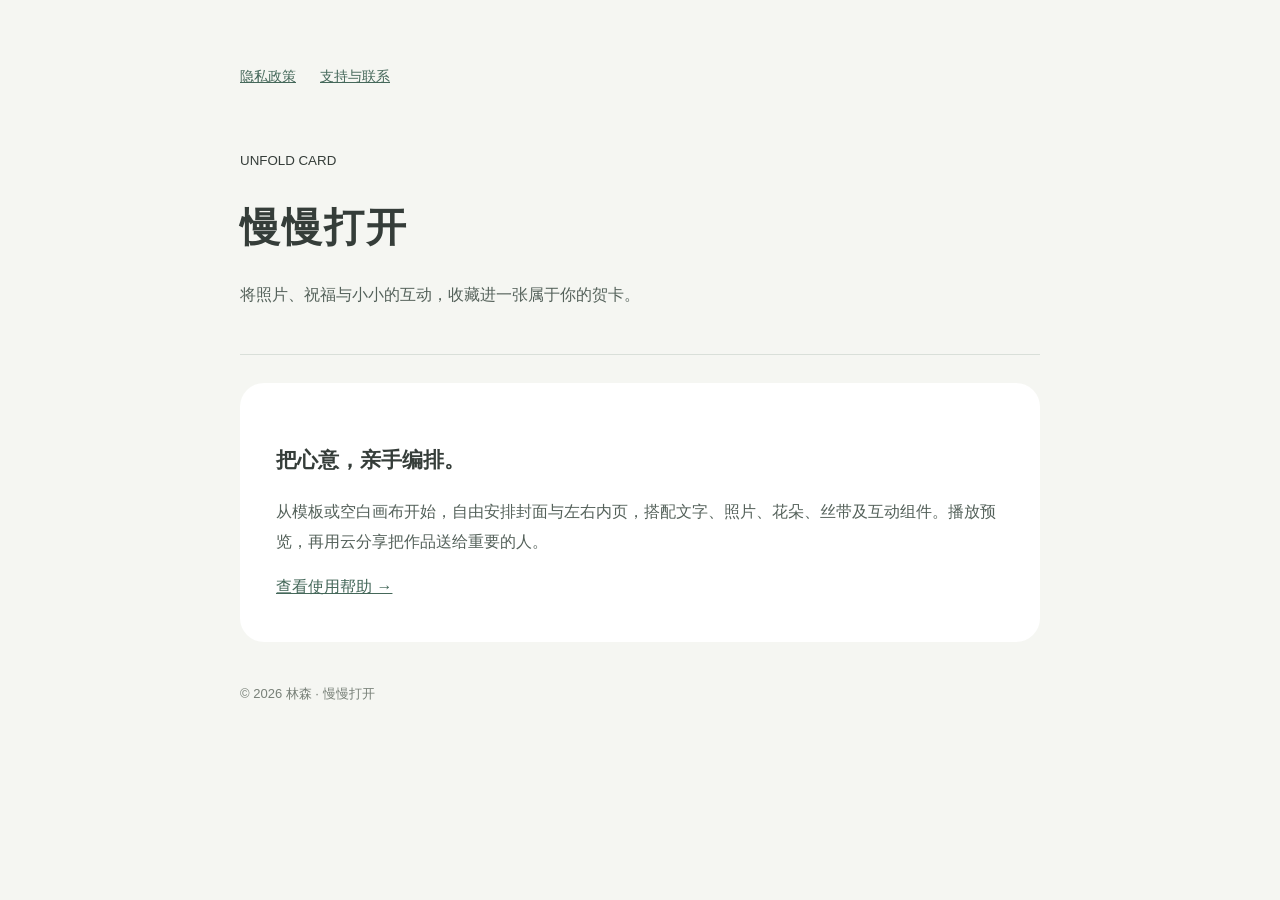
<file: index.html>
<!doctype html><html lang="zh-CN"><meta charset="utf-8"><meta name="viewport" content="width=device-width,initial-scale=1"><title>慢慢打开 · Unfold Card</title><link rel="stylesheet" href="style.css"><nav><a href="privacy.html">隐私政策</a><a href="support.html">支持与联系</a></nav><header><small>UNFOLD CARD</small><h1>慢慢打开</h1><p>将照片、祝福与小小的互动，收藏进一张属于你的贺卡。</p></header><main><h2>把心意，亲手编排。</h2><p>从模板或空白画布开始，自由安排封面与左右内页，搭配文字、照片、花朵、丝带及互动组件。播放预览，再用云分享把作品送给重要的人。</p><p><a href="support.html">查看使用帮助 →</a></p></main><footer>© 2026 林森 · 慢慢打开</footer></html>
</file>
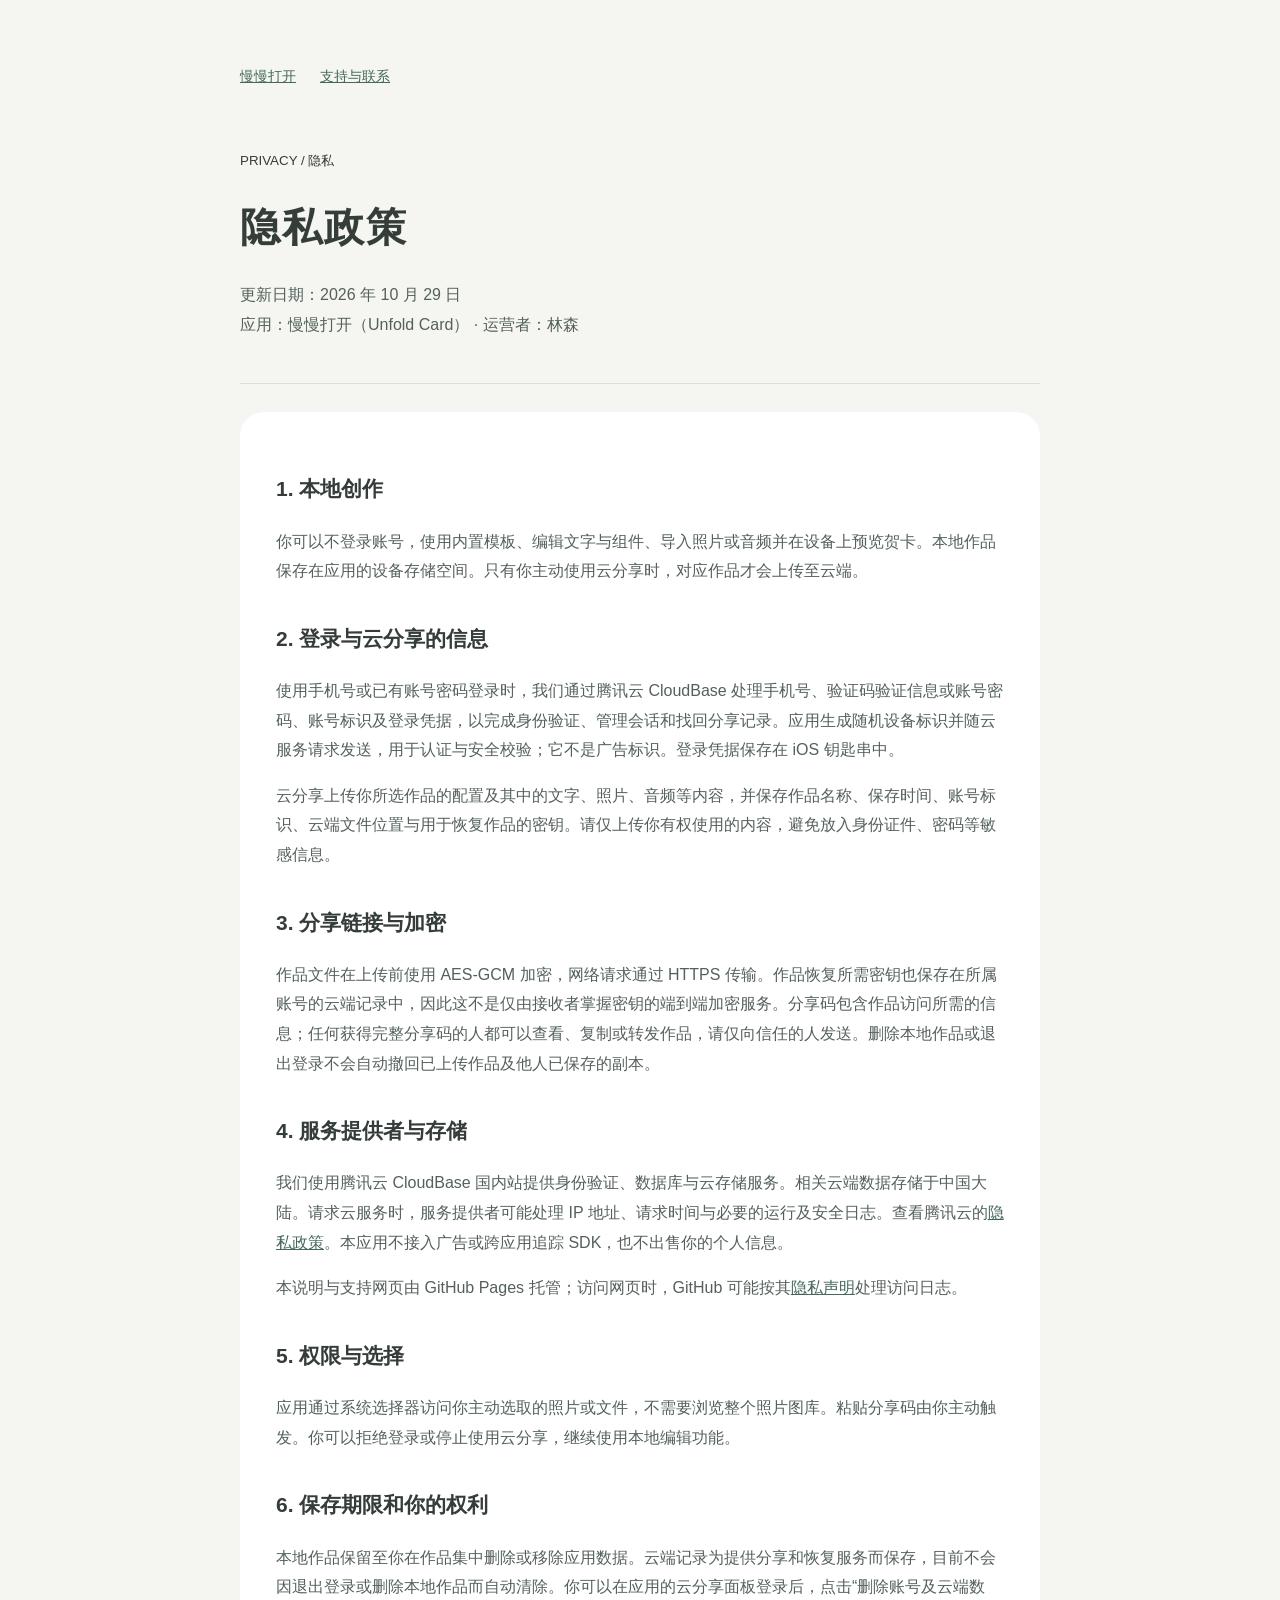
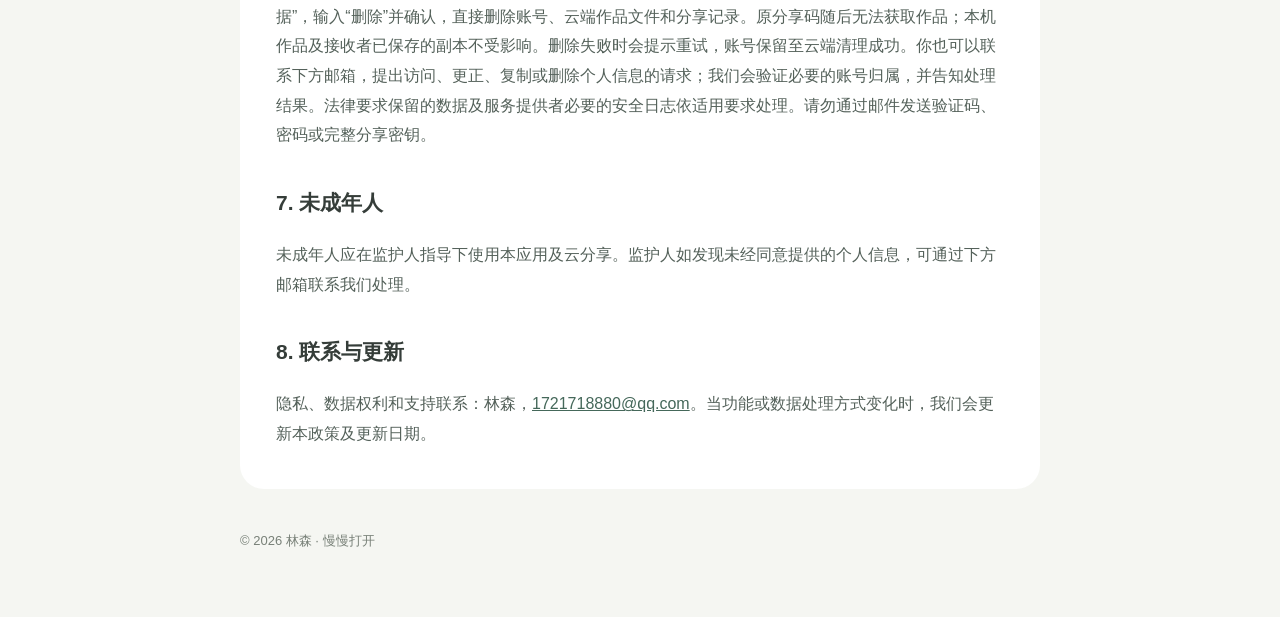
<file: privacy.html>
<!doctype html><html lang="zh-CN"><meta charset="utf-8"><meta name="viewport" content="width=device-width,initial-scale=1"><title>隐私政策 · 慢慢打开</title><link rel="stylesheet" href="style.css"><nav><a href="index.html">慢慢打开</a><a href="support.html">支持与联系</a></nav><header><small>PRIVACY / 隐私</small><h1>隐私政策</h1><p>更新日期：2026 年 10 月 29 日<br>应用：慢慢打开（Unfold Card） · 运营者：林森</p></header><main>
<h2>1. 本地创作</h2><p>你可以不登录账号，使用内置模板、编辑文字与组件、导入照片或音频并在设备上预览贺卡。本地作品保存在应用的设备存储空间。只有你主动使用云分享时，对应作品才会上传至云端。</p>
<h2>2. 登录与云分享的信息</h2><p>使用手机号或已有账号密码登录时，我们通过腾讯云 CloudBase 处理手机号、验证码验证信息或账号密码、账号标识及登录凭据，以完成身份验证、管理会话和找回分享记录。应用生成随机设备标识并随云服务请求发送，用于认证与安全校验；它不是广告标识。登录凭据保存在 iOS 钥匙串中。</p><p>云分享上传你所选作品的配置及其中的文字、照片、音频等内容，并保存作品名称、保存时间、账号标识、云端文件位置与用于恢复作品的密钥。请仅上传你有权使用的内容，避免放入身份证件、密码等敏感信息。</p>
<h2>3. 分享链接与加密</h2><p>作品文件在上传前使用 AES-GCM 加密，网络请求通过 HTTPS 传输。作品恢复所需密钥也保存在所属账号的云端记录中，因此这不是仅由接收者掌握密钥的端到端加密服务。分享码包含作品访问所需的信息；任何获得完整分享码的人都可以查看、复制或转发作品，请仅向信任的人发送。删除本地作品或退出登录不会自动撤回已上传作品及他人已保存的副本。</p>
<h2>4. 服务提供者与存储</h2><p>我们使用腾讯云 CloudBase 国内站提供身份验证、数据库与云存储服务。相关云端数据存储于中国大陆。请求云服务时，服务提供者可能处理 IP 地址、请求时间与必要的运行及安全日志。查看腾讯云的<a href="https://cloud.tencent.com/document/product/301/11470">隐私政策</a>。本应用不接入广告或跨应用追踪 SDK，也不出售你的个人信息。</p><p>本说明与支持网页由 GitHub Pages 托管；访问网页时，GitHub 可能按其<a href="https://docs.github.com/en/site-policy/privacy-policies/github-general-privacy-statement">隐私声明</a>处理访问日志。</p>
<h2>5. 权限与选择</h2><p>应用通过系统选择器访问你主动选取的照片或文件，不需要浏览整个照片图库。粘贴分享码由你主动触发。你可以拒绝登录或停止使用云分享，继续使用本地编辑功能。</p>
<h2>6. 保存期限和你的权利</h2><p>本地作品保留至你在作品集中删除或移除应用数据。云端记录为提供分享和恢复服务而保存，目前不会因退出登录或删除本地作品而自动清除。你可以在应用的云分享面板登录后，点击“删除账号及云端数据”，输入“删除”并确认，直接删除账号、云端作品文件和分享记录。原分享码随后无法获取作品；本机作品及接收者已保存的副本不受影响。删除失败时会提示重试，账号保留至云端清理成功。你也可以联系下方邮箱，提出访问、更正、复制或删除个人信息的请求；我们会验证必要的账号归属，并告知处理结果。法律要求保留的数据及服务提供者必要的安全日志依适用要求处理。请勿通过邮件发送验证码、密码或完整分享密钥。</p>
<h2>7. 未成年人</h2><p>未成年人应在监护人指导下使用本应用及云分享。监护人如发现未经同意提供的个人信息，可通过下方邮箱联系我们处理。</p>
<h2>8. 联系与更新</h2><p>隐私、数据权利和支持联系：林森，<a href="mailto:1721718880@qq.com">1721718880@qq.com</a>。当功能或数据处理方式变化时，我们会更新本政策及更新日期。</p>
</main><footer>© 2026 林森 · 慢慢打开</footer></html>
</file>
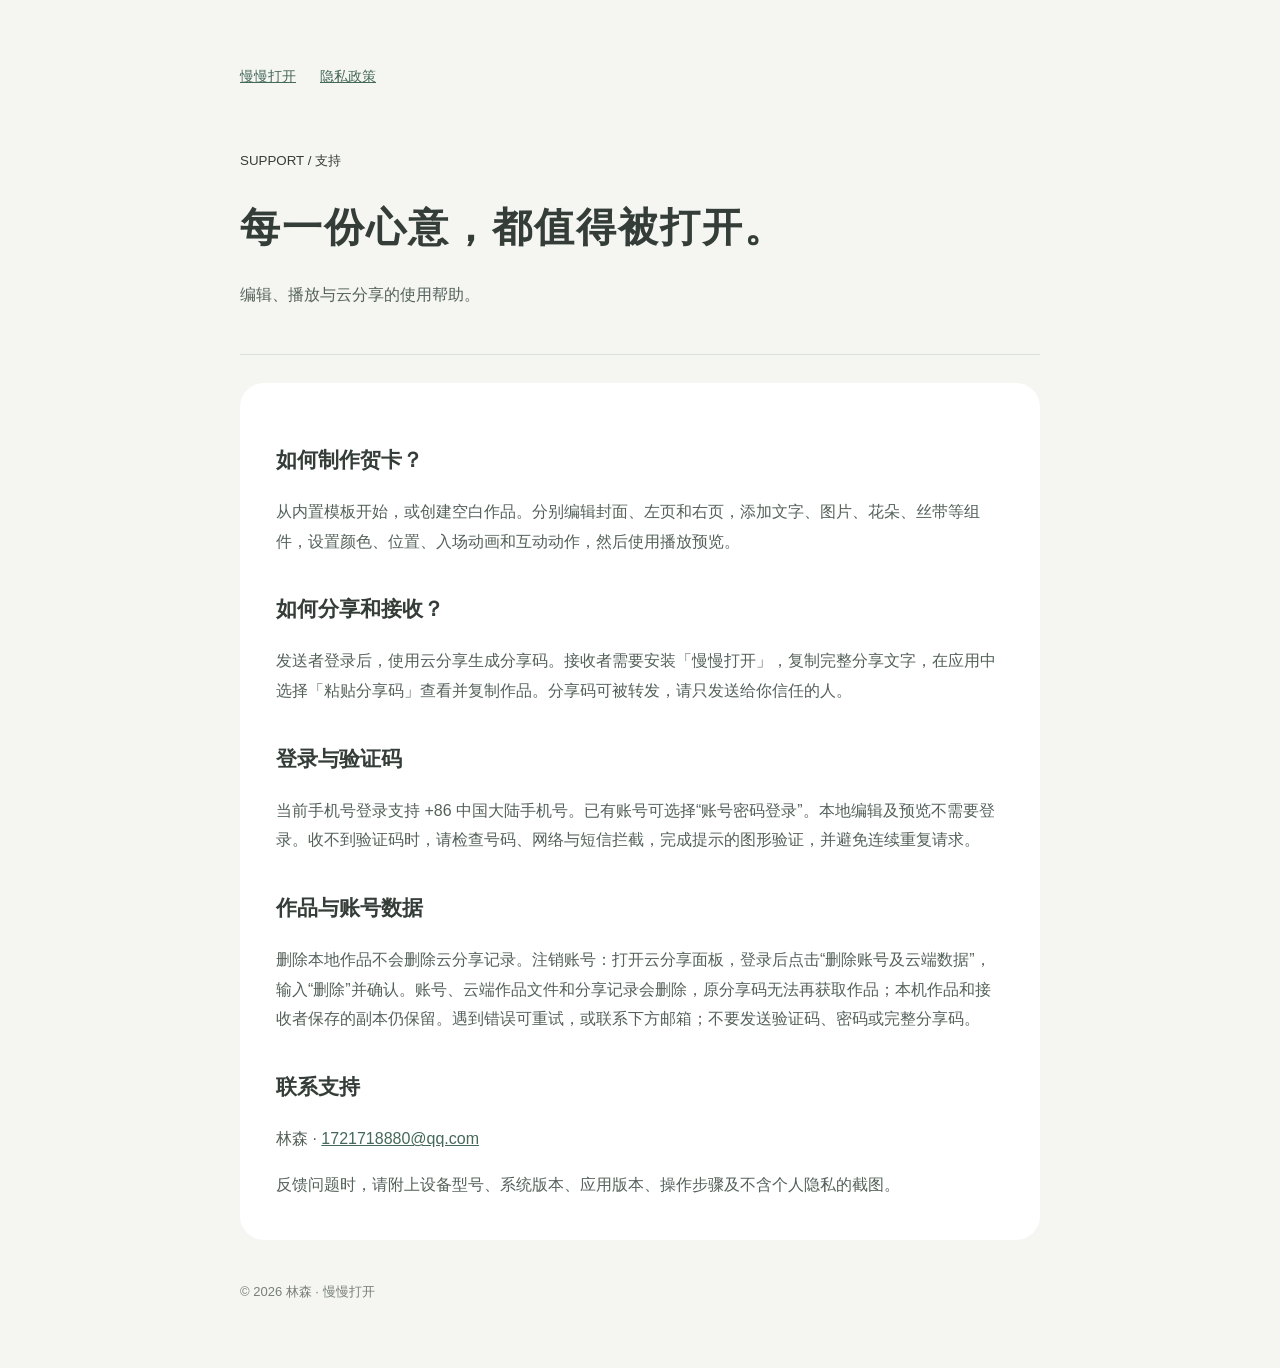
<file: support.html>
<!doctype html><html lang="zh-CN"><meta charset="utf-8"><meta name="viewport" content="width=device-width,initial-scale=1"><title>支持 · 慢慢打开</title><link rel="stylesheet" href="style.css"><nav><a href="index.html">慢慢打开</a><a href="privacy.html">隐私政策</a></nav><header><small>SUPPORT / 支持</small><h1>每一份心意，都值得被打开。</h1><p>编辑、播放与云分享的使用帮助。</p></header><main><h2>如何制作贺卡？</h2><p>从内置模板开始，或创建空白作品。分别编辑封面、左页和右页，添加文字、图片、花朵、丝带等组件，设置颜色、位置、入场动画和互动动作，然后使用播放预览。</p><h2>如何分享和接收？</h2><p>发送者登录后，使用云分享生成分享码。接收者需要安装「慢慢打开」，复制完整分享文字，在应用中选择「粘贴分享码」查看并复制作品。分享码可被转发，请只发送给你信任的人。</p><h2>登录与验证码</h2><p>当前手机号登录支持 +86 中国大陆手机号。已有账号可选择“账号密码登录”。本地编辑及预览不需要登录。收不到验证码时，请检查号码、网络与短信拦截，完成提示的图形验证，并避免连续重复请求。</p><h2>作品与账号数据</h2><p>删除本地作品不会删除云分享记录。注销账号：打开云分享面板，登录后点击“删除账号及云端数据”，输入“删除”并确认。账号、云端作品文件和分享记录会删除，原分享码无法再获取作品；本机作品和接收者保存的副本仍保留。遇到错误可重试，或联系下方邮箱；不要发送验证码、密码或完整分享码。</p><h2>联系支持</h2><p>林森 · <a href="mailto:1721718880@qq.com">1721718880@qq.com</a></p><p>反馈问题时，请附上设备型号、系统版本、应用版本、操作步骤及不含个人隐私的截图。</p></main><footer>© 2026 林森 · 慢慢打开</footer></html>
</file>
<file: style.css>
:root{font-family:-apple-system,BlinkMacSystemFont,"PingFang SC",sans-serif;color:#353d39;background:#f5f6f2;line-height:1.85}body{max-width:800px;margin:0 auto;padding:64px 24px}nav{display:flex;gap:24px;font-size:14px}a{color:#45685a}header{padding:55px 0 28px;border-bottom:1px solid #d9dfd9}h1{font-size:40px;letter-spacing:2px;line-height:1.3}h2{font-size:21px;margin-top:34px}p,li{color:#54615a}main{background:white;border-radius:24px;padding:24px 36px;margin-top:28px}footer{font-size:13px;margin-top:40px;color:#788078}@media(max-width:600px){body{padding:28px 20px}main{padding:20px}h1{font-size:30px}}
</file>
